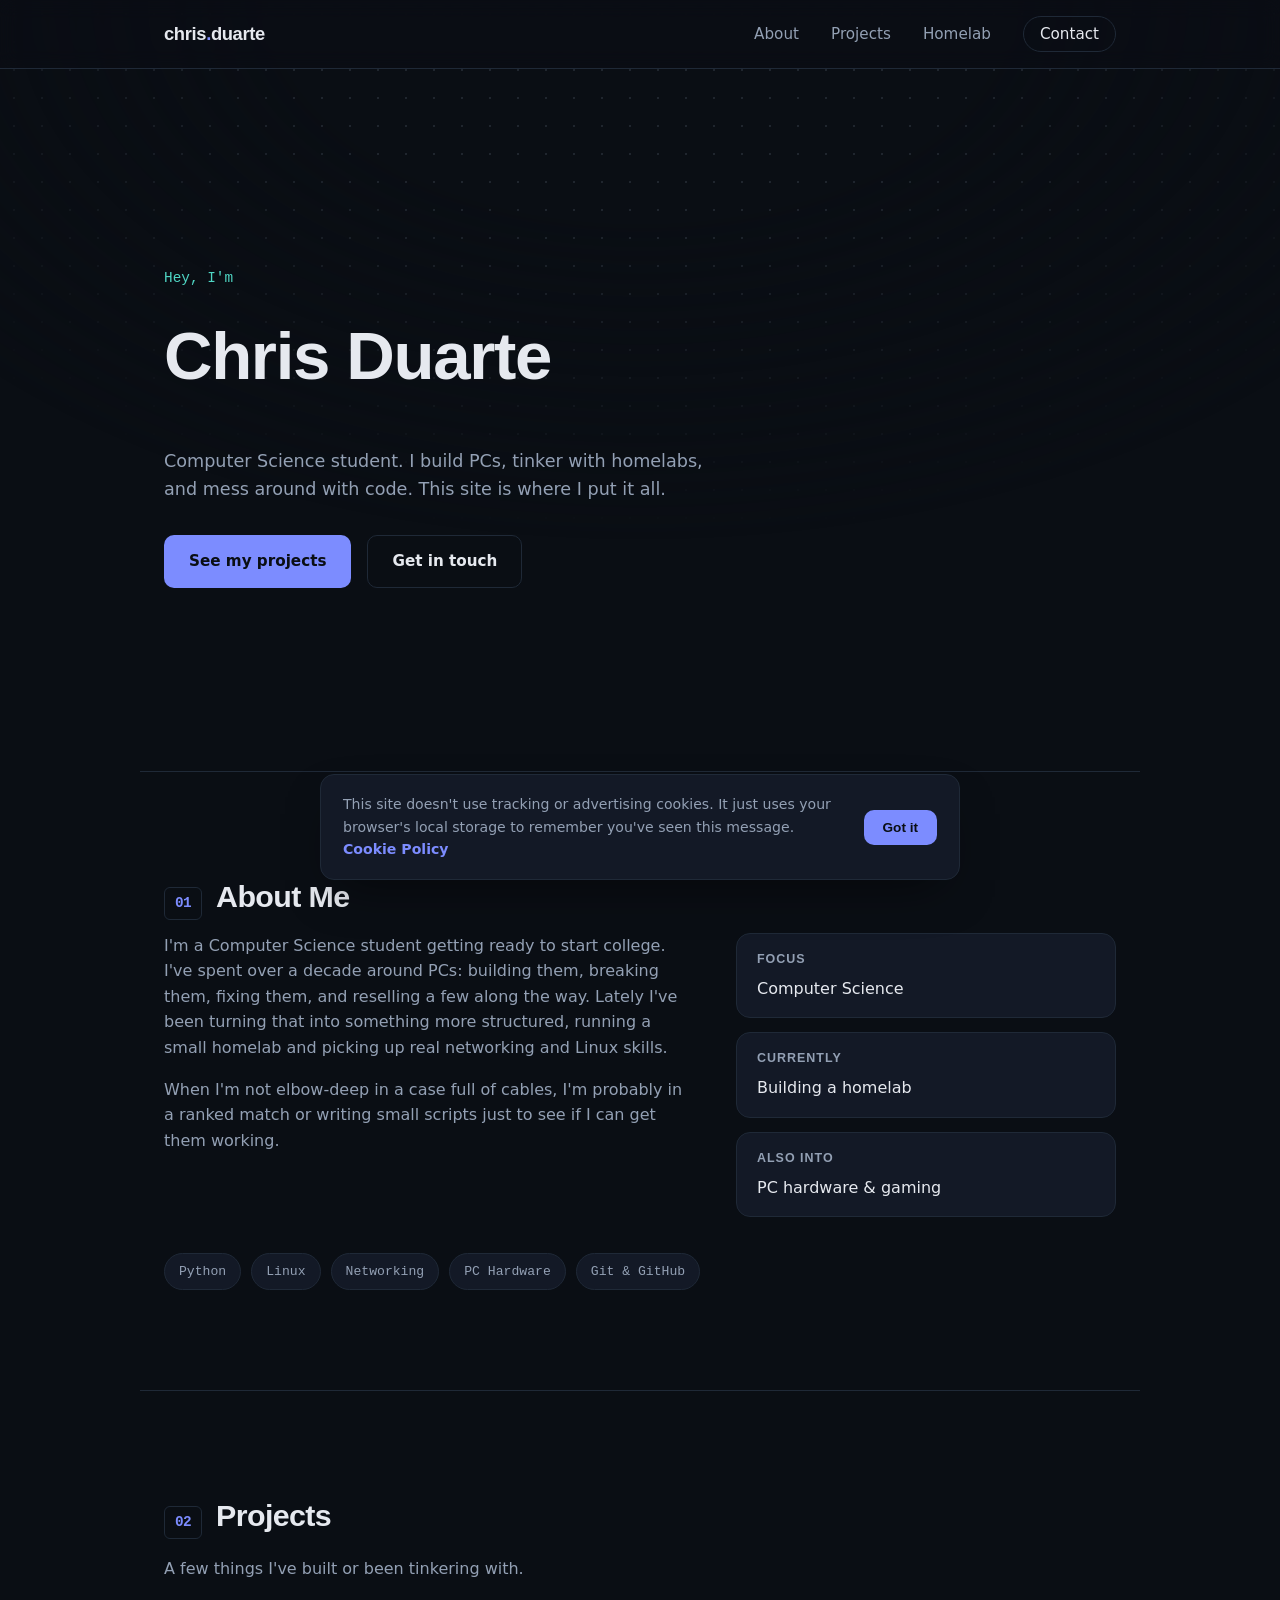
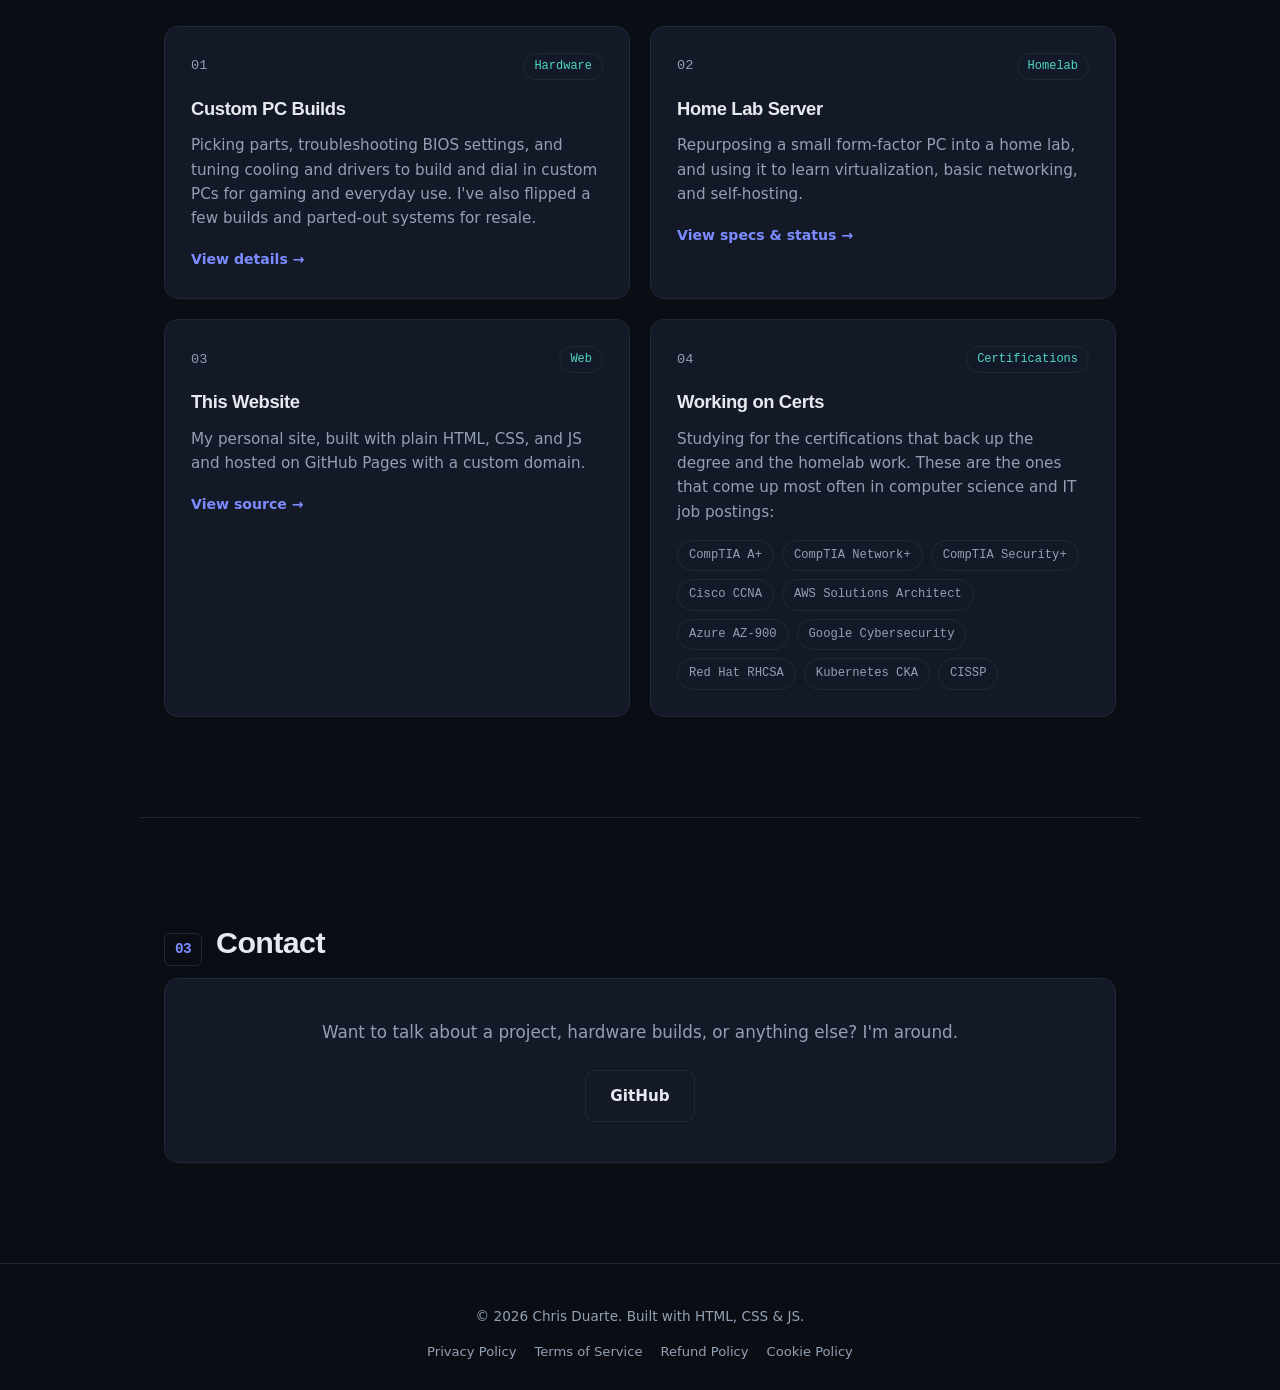
<file: index.html>
<!DOCTYPE html>
<html lang="en">
<head>
<meta charset="UTF-8">
<meta name="viewport" content="width=device-width, initial-scale=1.0">
<title>Chris Duarte</title>
<meta name="description" content="Chris Duarte — Computer Science student, PC builder, and tinkerer.">
<meta name="referrer" content="strict-origin-when-cross-origin">
<meta http-equiv="Content-Security-Policy" content="default-src 'self'; style-src 'self' https://fonts.googleapis.com; font-src https://fonts.gstatic.com; img-src 'self' data:; script-src 'self'; connect-src 'self'; base-uri 'self'; form-action 'none'; object-src 'none'">
<link rel="canonical" href="https://chris-duarte.com/">
<link rel="icon" type="image/svg+xml" href="favicon.svg">
<meta name="theme-color" content="#0a0e14">
<meta property="og:type" content="website">
<meta property="og:title" content="Chris Duarte">
<meta property="og:description" content="Computer Science student, PC builder, and tinkerer.">
<meta property="og:url" content="https://chris-duarte.com/">
<meta name="twitter:card" content="summary">
<meta name="twitter:title" content="Chris Duarte">
<meta name="twitter:description" content="Computer Science student, PC builder, and tinkerer.">
<link rel="preconnect" href="https://fonts.googleapis.com">
<link rel="preconnect" href="https://fonts.gstatic.com" crossorigin>
<link href="https://fonts.googleapis.com/css2?family=Space+Grotesk:wght@500;600;700&family=Inter:wght@400;500;600&family=JetBrains+Mono:wght@400;500&display=swap" rel="stylesheet">
<link rel="stylesheet" href="style.css">
</head>
<body>

<div class="bg-glow"></div>

<a href="#main-content" class="skip-link">Skip to content</a>

<header class="site-header">
  <nav class="nav container">
    <a href="#top" class="logo">chris<span class="accent">.</span>duarte</a>
    <button class="nav-toggle" id="navToggle" aria-label="Toggle menu" aria-expanded="false">
      <span></span><span></span><span></span>
    </button>
    <ul class="nav-links" id="navLinks">
      <li><a href="#about">About</a></li>
      <li><a href="#projects">Projects</a></li>
      <li><a href="homelab.html">Homelab</a></li>
      <li><a href="#contact" class="nav-cta">Contact</a></li>
    </ul>
  </nav>
</header>

<main id="main-content">

  <section id="top" class="hero container">
    <p class="eyebrow">Hey, I'm</p>
    <h1>Chris Duarte</h1>
    <p class="hero-sub">
      Computer Science student. I build PCs, tinker with homelabs, and
      mess around with code. This site is where I put it all.
    </p>
    <div class="hero-actions">
      <a href="#projects" class="btn btn-primary">See my projects</a>
      <a href="#contact" class="btn btn-ghost">Get in touch</a>
    </div>
  </section>

  <section id="about" class="section container">
    <h2 class="section-title"><span class="tag">01</span> About Me</h2>
    <div class="about-grid">
      <div class="about-text">
        <p>
          <!-- EDIT ME: swap in your own bio -->
          I'm a Computer Science student getting ready to start college.
          I've spent over a decade around PCs: building them, breaking them,
          fixing them, and reselling a few along the way. Lately I've been
          turning that into something more structured, running a small
          homelab and picking up real networking and Linux skills.
        </p>
        <p>
          When I'm not elbow-deep in a case full of cables, I'm probably in a
          ranked match or writing small scripts just to see if I can get them
          working.
        </p>
      </div>
      <div class="about-facts">
        <div class="fact-card">
          <h3>Focus</h3>
          <p>Computer Science</p>
        </div>
        <div class="fact-card">
          <h3>Currently</h3>
          <p>Building a homelab</p>
        </div>
        <div class="fact-card">
          <h3>Also into</h3>
          <p>PC hardware &amp; gaming</p>
        </div>
      </div>
    </div>

    <div class="skills">
      <span class="chip">Python</span>
      <span class="chip">Linux</span>
      <span class="chip">Networking</span>
      <span class="chip">PC Hardware</span>
      <span class="chip">Git &amp; GitHub</span>
      <!-- EDIT ME: add / remove skills -->
    </div>
  </section>

  <section id="projects" class="section container">
    <h2 class="section-title"><span class="tag">02</span> Projects</h2>
    <p class="section-sub">A few things I've built or been tinkering with. <!-- EDIT ME --></p>

    <div class="projects-grid">

      <article class="card">
        <div class="card-top">
          <span class="card-mark">01</span>
          <span class="card-tag">Hardware</span>
        </div>
        <h3>Custom PC Builds</h3>
        <p>
          Picking parts, troubleshooting BIOS settings, and tuning cooling
          and drivers to build and dial in custom PCs for gaming and
          everyday use. I've also flipped a few builds and parted-out
          systems for resale.
        </p>
        <div class="card-links">
          <a href="#" class="card-link">View details &rarr;</a>
        </div>
      </article>

      <article class="card">
        <div class="card-top">
          <span class="card-mark">02</span>
          <span class="card-tag">Homelab</span>
        </div>
        <h3>Home Lab Server</h3>
        <p>
          Repurposing a small form-factor PC into a home lab, and using it
          to learn virtualization, basic networking, and self-hosting.
        </p>
        <div class="card-links">
          <a href="homelab.html" class="card-link">View specs &amp; status &rarr;</a>
        </div>
      </article>

      <article class="card">
        <div class="card-top">
          <span class="card-mark">03</span>
          <span class="card-tag">Web</span>
        </div>
        <h3>This Website</h3>
        <p>
          My personal site, built with plain HTML, CSS, and JS and hosted
          on GitHub Pages with a custom domain.
        </p>
        <div class="card-links">
          <a href="https://github.com/xoorki/chris-duarte-site" target="_blank" rel="noopener noreferrer" class="card-link">View source &rarr;</a>
        </div>
      </article>

      <article class="card">
        <div class="card-top">
          <span class="card-mark">04</span>
          <span class="card-tag">Certifications</span>
        </div>
        <h3>Working on Certs</h3>
        <p>
          Studying for the certifications that back up the degree and the
          homelab work. These are the ones that come up most often in
          computer science and IT job postings:
        </p>
        <div class="cert-chips">
          <span class="chip">CompTIA A+</span>
          <span class="chip">CompTIA Network+</span>
          <span class="chip">CompTIA Security+</span>
          <span class="chip">Cisco CCNA</span>
          <span class="chip">AWS Solutions Architect</span>
          <span class="chip">Azure AZ-900</span>
          <span class="chip">Google Cybersecurity</span>
          <span class="chip">Red Hat RHCSA</span>
          <span class="chip">Kubernetes CKA</span>
          <span class="chip">CISSP</span>
        </div>
        <!-- EDIT ME: trim this to the certs you're actually going for -->
      </article>

      <!-- EDIT ME: duplicate an <article class="card"> block above to add more projects -->

    </div>
  </section>

  <section id="contact" class="section container">
    <h2 class="section-title"><span class="tag">03</span> Contact</h2>
    <div class="contact-box">
      <p>Want to talk about a project, hardware builds, or anything else? I'm around.</p>
      <div class="contact-links">
        <a href="https://github.com/xoorki" target="_blank" rel="noopener noreferrer" class="btn btn-ghost">GitHub</a>
      </div>
    </div>
  </section>

</main>

<footer class="site-footer">
  <div class="container footer-inner">
    <p>&copy; <span id="year"></span> Chris Duarte. Built with HTML, CSS &amp; JS.</p>
    <nav class="footer-links" aria-label="Legal">
      <a href="privacy.html">Privacy Policy</a>
      <a href="terms.html">Terms of Service</a>
      <a href="refund.html">Refund Policy</a>
      <a href="cookies.html">Cookie Policy</a>
    </nav>
  </div>
</footer>

<div class="cookie-banner" id="cookieBanner" role="dialog" aria-label="Cookie notice" hidden>
  <p>
    This site doesn't use tracking or advertising cookies. It just uses your
    browser's local storage to remember you've seen this message.
    <a href="cookies.html">Cookie Policy</a>
  </p>
  <button id="cookieAccept" class="btn btn-primary btn-small">Got it</button>
</div>

<script src="script.js"></script>
</body>
</html>
</file>
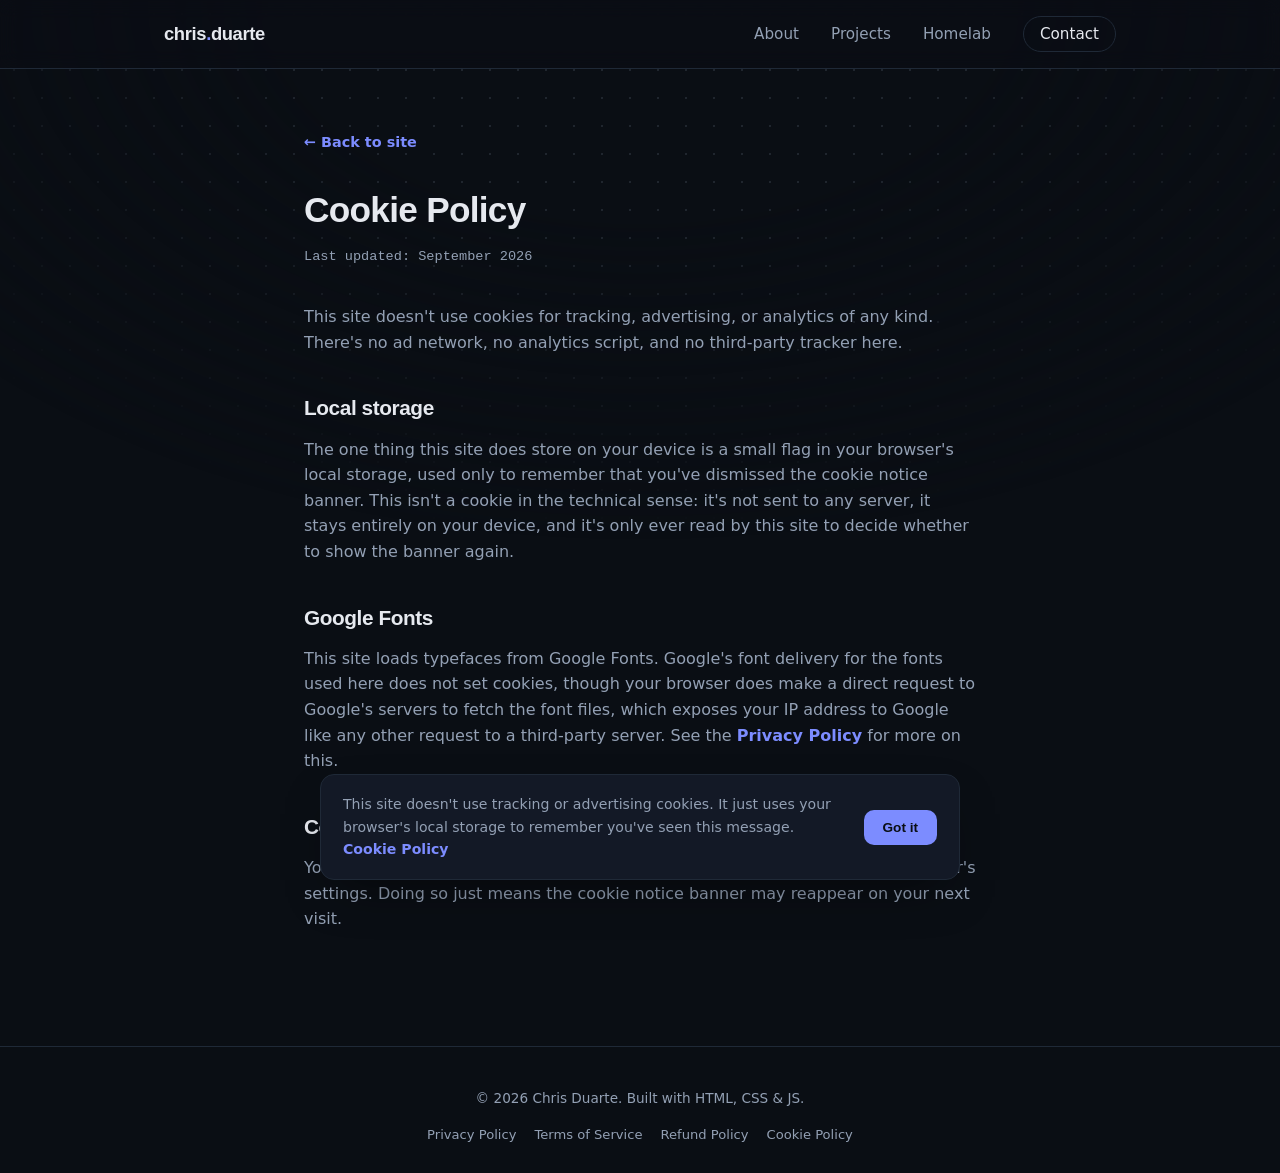
<file: cookies.html>
<!DOCTYPE html>
<html lang="en">
<head>
<meta charset="UTF-8">
<meta name="viewport" content="width=device-width, initial-scale=1.0">
<title>Cookie Policy — Chris Duarte</title>
<meta name="description" content="Cookie policy for chris-duarte.com">
<meta name="referrer" content="strict-origin-when-cross-origin">
<meta http-equiv="Content-Security-Policy" content="default-src 'self'; style-src 'self' https://fonts.googleapis.com; font-src https://fonts.gstatic.com; img-src 'self' data:; script-src 'self'; connect-src 'self'; base-uri 'self'; form-action 'none'; object-src 'none'">
<link rel="canonical" href="https://chris-duarte.com/cookies.html">
<link rel="icon" type="image/svg+xml" href="favicon.svg">
<meta name="theme-color" content="#0a0e14">
<link rel="preconnect" href="https://fonts.googleapis.com">
<link rel="preconnect" href="https://fonts.gstatic.com" crossorigin>
<link href="https://fonts.googleapis.com/css2?family=Space+Grotesk:wght@500;600;700&family=Inter:wght@400;500;600&family=JetBrains+Mono:wght@400;500&display=swap" rel="stylesheet">
<link rel="stylesheet" href="style.css">
</head>
<body>

<div class="bg-glow"></div>

<a href="#main-content" class="skip-link">Skip to content</a>

<header class="site-header">
  <nav class="nav container">
    <a href="index.html" class="logo">chris<span class="accent">.</span>duarte</a>
    <button class="nav-toggle" id="navToggle" aria-label="Toggle menu" aria-expanded="false">
      <span></span><span></span><span></span>
    </button>
    <ul class="nav-links" id="navLinks">
      <li><a href="index.html#about">About</a></li>
      <li><a href="index.html#projects">Projects</a></li>
      <li><a href="homelab.html">Homelab</a></li>
      <li><a href="index.html#contact" class="nav-cta">Contact</a></li>
    </ul>
  </nav>
</header>

<main id="main-content">
  <div class="legal-content">
    <a href="index.html" class="back-link">&larr; Back to site</a>
    <h1>Cookie Policy</h1>
    <p class="updated"><!-- EDIT ME: keep this current --> Last updated: September 2026</p>

    <p>
      This site doesn't use cookies for tracking, advertising, or analytics of any kind.
      There's no ad network, no analytics script, and no third-party tracker here.
    </p>

    <h2>Local storage</h2>
    <p>
      The one thing this site does store on your device is a small flag in your
      browser's local storage, used only to remember that you've dismissed the cookie
      notice banner. This isn't a cookie in the technical sense: it's not sent to
      any server, it stays entirely on your device, and it's only ever read by this site
      to decide whether to show the banner again.
    </p>

    <h2>Google Fonts</h2>
    <p>
      This site loads typefaces from Google Fonts. Google's font delivery for the fonts
      used here does not set cookies, though your browser does make a direct request to
      Google's servers to fetch the font files, which exposes your IP address to Google
      like any other request to a third-party server. See the
      <a href="privacy.html">Privacy Policy</a> for more on this.
    </p>

    <h2>Controlling storage</h2>
    <p>
      You can clear or block local storage and cookies at any time through your browser's
      settings. Doing so just means the cookie notice banner may reappear on your next visit.
    </p>
  </div>
</main>

<footer class="site-footer">
  <div class="container footer-inner">
    <p>&copy; <span id="year"></span> Chris Duarte. Built with HTML, CSS &amp; JS.</p>
    <nav class="footer-links" aria-label="Legal">
      <a href="privacy.html">Privacy Policy</a>
      <a href="terms.html">Terms of Service</a>
      <a href="refund.html">Refund Policy</a>
      <a href="cookies.html">Cookie Policy</a>
    </nav>
  </div>
</footer>

<div class="cookie-banner" id="cookieBanner" role="dialog" aria-label="Cookie notice" hidden>
  <p>
    This site doesn't use tracking or advertising cookies. It just uses your
    browser's local storage to remember you've seen this message.
    <a href="cookies.html">Cookie Policy</a>
  </p>
  <button id="cookieAccept" class="btn btn-primary btn-small">Got it</button>
</div>

<script src="script.js"></script>
</body>
</html>
</file>
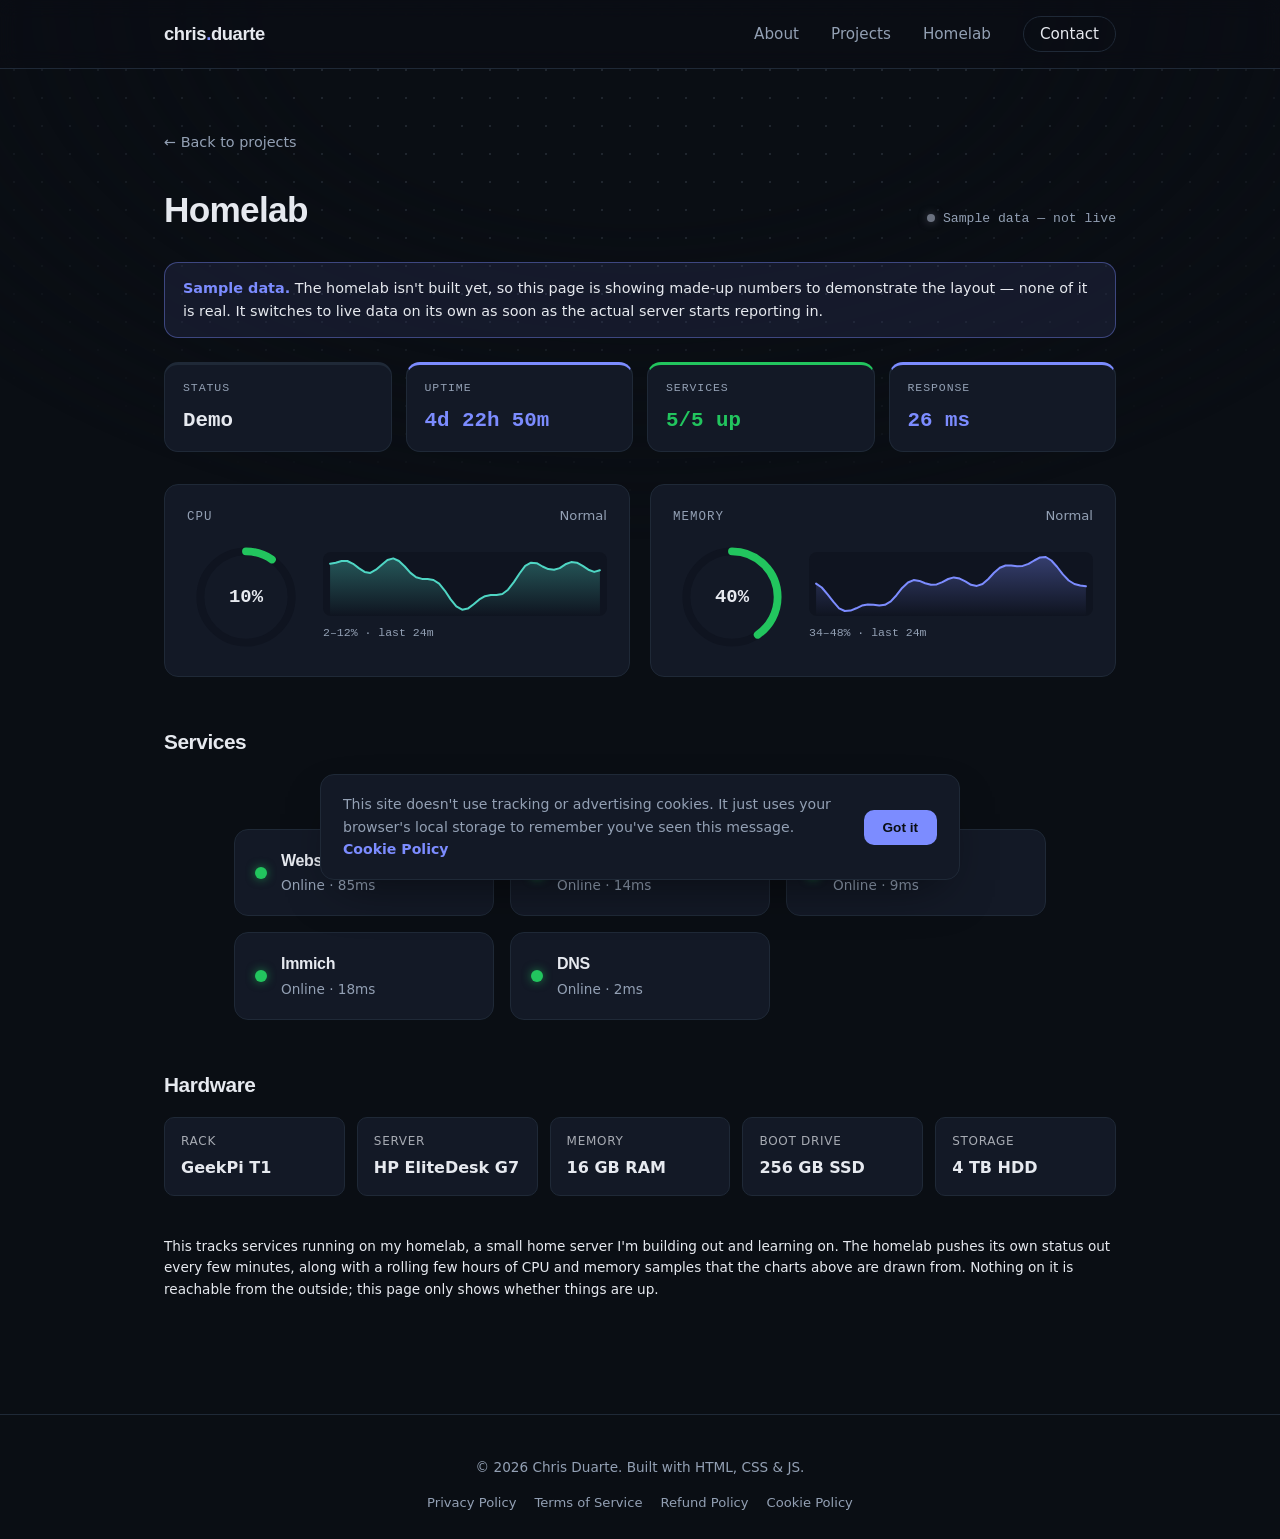
<file: homelab.html>
<!DOCTYPE html>
<html lang="en">
<head>
<meta charset="UTF-8">
<meta name="viewport" content="width=device-width, initial-scale=1.0">
<title>Homelab Status — Chris Duarte</title>
<meta name="description" content="Live status dashboard for Chris Duarte's homelab.">
<meta name="referrer" content="strict-origin-when-cross-origin">
<meta http-equiv="Content-Security-Policy" content="default-src 'self'; style-src 'self' https://fonts.googleapis.com; font-src https://fonts.gstatic.com; img-src 'self' data:; script-src 'self'; connect-src 'self' https://raw.githubusercontent.com; base-uri 'self'; form-action 'none'; object-src 'none'">
<link rel="canonical" href="https://chris-duarte.com/homelab.html">
<link rel="icon" type="image/svg+xml" href="favicon.svg">
<meta name="theme-color" content="#0a0e14">
<link rel="preconnect" href="https://fonts.googleapis.com">
<link rel="preconnect" href="https://fonts.gstatic.com" crossorigin>
<link href="https://fonts.googleapis.com/css2?family=Space+Grotesk:wght@500;600;700&family=Inter:wght@400;500;600&family=JetBrains+Mono:wght@400;500&display=swap" rel="stylesheet">
<link rel="stylesheet" href="style.css">
</head>
<body>

<div class="bg-glow"></div>

<a href="#main-content" class="skip-link">Skip to content</a>

<header class="site-header">
  <nav class="nav container">
    <a href="index.html" class="logo">chris<span class="accent">.</span>duarte</a>
    <button class="nav-toggle" id="navToggle" aria-label="Toggle menu" aria-expanded="false">
      <span></span><span></span><span></span>
    </button>
    <ul class="nav-links" id="navLinks">
      <li><a href="index.html#about">About</a></li>
      <li><a href="index.html#projects">Projects</a></li>
      <li><a href="homelab.html">Homelab</a></li>
      <li><a href="index.html#contact" class="nav-cta">Contact</a></li>
    </ul>
  </nav>
</header>

<main id="main-content">
  <div class="dashboard">
    <a href="index.html#projects" class="back-link">&larr; Back to projects</a>

    <div class="dashboard-head">
      <h1>Homelab</h1>
      <span class="live-indicator">
        <span class="live-dot" id="liveDot"></span>
        <span id="statusUpdated">Loading status&hellip;</span>
      </span>
    </div>

    <div class="demo-notice" id="demoNotice" role="status" hidden>
      <strong>Sample data.</strong> The homelab isn't built yet, so this page
      is showing made-up numbers to demonstrate the layout &mdash; none of it
      is real. It switches to live data on its own as soon as the actual
      server starts reporting in.
    </div>

    <div class="stale-notice" id="staleNotice" role="status" hidden>
      This data hasn't updated recently. The homelab may be offline, or
      just isn't reporting in right now, so statuses below are shown as
      unknown until it checks back in.
    </div>

    <div class="stat-strip" aria-live="polite">
      <div class="stat-tile" id="tileStatus">
        <span class="stat-tile-label">Status</span>
        <span class="stat-tile-value" id="tileStatusValue">&mdash;</span>
      </div>
      <div class="stat-tile" id="tileUptime">
        <span class="stat-tile-label">Uptime</span>
        <span class="stat-tile-value" id="tileUptimeValue">&mdash;</span>
      </div>
      <div class="stat-tile" id="tileServices">
        <span class="stat-tile-label">Services</span>
        <span class="stat-tile-value" id="tileServicesValue">&mdash;</span>
      </div>
      <div class="stat-tile" id="tileLatency">
        <span class="stat-tile-label">Response</span>
        <span class="stat-tile-value" id="tileLatencyValue">&mdash;</span>
      </div>
    </div>

    <div class="metric-grid">
      <div class="metric-panel">
        <div class="metric-head">
          <span class="metric-label">CPU</span>
          <span class="metric-state" id="cpuState">&mdash;</span>
        </div>
        <div class="metric-body">
          <svg viewBox="0 0 150 150" class="gauge-svg" role="img" aria-labelledby="cpuGaugeTitle">
            <title id="cpuGaugeTitle">Current CPU usage</title>
            <circle class="gauge-track" cx="75" cy="75" r="58"></circle>
            <circle class="gauge-arc" id="cpuArc" cx="75" cy="75" r="58" transform="rotate(-90 75 75)"></circle>
            <text class="gauge-value" id="cpuValue" x="75" y="82" text-anchor="middle">&mdash;</text>
          </svg>
          <div class="trend">
            <svg viewBox="0 0 200 64" class="trend-svg" preserveAspectRatio="none" aria-hidden="true">
              <defs>
                <linearGradient id="cpuGrad" x1="0" y1="0" x2="0" y2="1">
                  <stop offset="0%" stop-color="#4fd6c4" stop-opacity="0.35"></stop>
                  <stop offset="100%" stop-color="#4fd6c4" stop-opacity="0"></stop>
                </linearGradient>
              </defs>
              <path class="trend-area" id="cpuArea" d="" fill="url(#cpuGrad)"></path>
              <path class="trend-line" id="cpuLine" d="" vector-effect="non-scaling-stroke"></path>
            </svg>
            <p class="trend-caption" id="cpuCaption">No history yet</p>
          </div>
        </div>
      </div>

      <div class="metric-panel">
        <div class="metric-head">
          <span class="metric-label">Memory</span>
          <span class="metric-state" id="memState">&mdash;</span>
        </div>
        <div class="metric-body">
          <svg viewBox="0 0 150 150" class="gauge-svg" role="img" aria-labelledby="memGaugeTitle">
            <title id="memGaugeTitle">Current memory usage</title>
            <circle class="gauge-track" cx="75" cy="75" r="58"></circle>
            <circle class="gauge-arc" id="memArc" cx="75" cy="75" r="58" transform="rotate(-90 75 75)"></circle>
            <text class="gauge-value" id="memValue" x="75" y="82" text-anchor="middle">&mdash;</text>
          </svg>
          <div class="trend">
            <svg viewBox="0 0 200 64" class="trend-svg" preserveAspectRatio="none" aria-hidden="true">
              <defs>
                <linearGradient id="memGrad" x1="0" y1="0" x2="0" y2="1">
                  <stop offset="0%" stop-color="#7c8cff" stop-opacity="0.35"></stop>
                  <stop offset="100%" stop-color="#7c8cff" stop-opacity="0"></stop>
                </linearGradient>
              </defs>
              <path class="trend-area" id="memArea" d="" fill="url(#memGrad)"></path>
              <path class="trend-line" id="memLine" d="" vector-effect="non-scaling-stroke"></path>
            </svg>
            <p class="trend-caption" id="memCaption">No history yet</p>
          </div>
        </div>
      </div>
    </div>

    <h2 class="dashboard-subhead">Services</h2>
    <div class="pill-row" id="pillRow"></div>
    <div class="status-grid" id="statusGrid"></div>

    <h2 class="dashboard-subhead">Hardware</h2>
    <dl class="spec-list">
      <div><dt>Rack</dt><dd>GeekPi T1</dd></div>
      <div><dt>Server</dt><dd>HP EliteDesk G7</dd></div>
      <div><dt>Memory</dt><dd>16 GB RAM</dd></div>
      <div><dt>Boot drive</dt><dd>256 GB SSD</dd></div>
      <div><dt>Storage</dt><dd>4 TB HDD</dd></div>
    </dl>

    <p class="homelab-note">
      This tracks services running on my homelab, a small home server I'm
      building out and learning on. The homelab pushes its own status out
      every few minutes, along with a rolling few hours of CPU and memory
      samples that the charts above are drawn from. Nothing on it is
      reachable from the outside; this page only shows whether things are up.
    </p>
  </div>
</main>

<footer class="site-footer">
  <div class="container footer-inner">
    <p>&copy; <span id="year"></span> Chris Duarte. Built with HTML, CSS &amp; JS.</p>
    <nav class="footer-links" aria-label="Legal">
      <a href="privacy.html">Privacy Policy</a>
      <a href="terms.html">Terms of Service</a>
      <a href="refund.html">Refund Policy</a>
      <a href="cookies.html">Cookie Policy</a>
    </nav>
  </div>
</footer>

<div class="cookie-banner" id="cookieBanner" role="dialog" aria-label="Cookie notice" hidden>
  <p>
    This site doesn't use tracking or advertising cookies. It just uses your
    browser's local storage to remember you've seen this message.
    <a href="cookies.html">Cookie Policy</a>
  </p>
  <button id="cookieAccept" class="btn btn-primary btn-small">Got it</button>
</div>

<script src="script.js"></script>
<script src="homelab.js"></script>
</body>
</html>
</file>
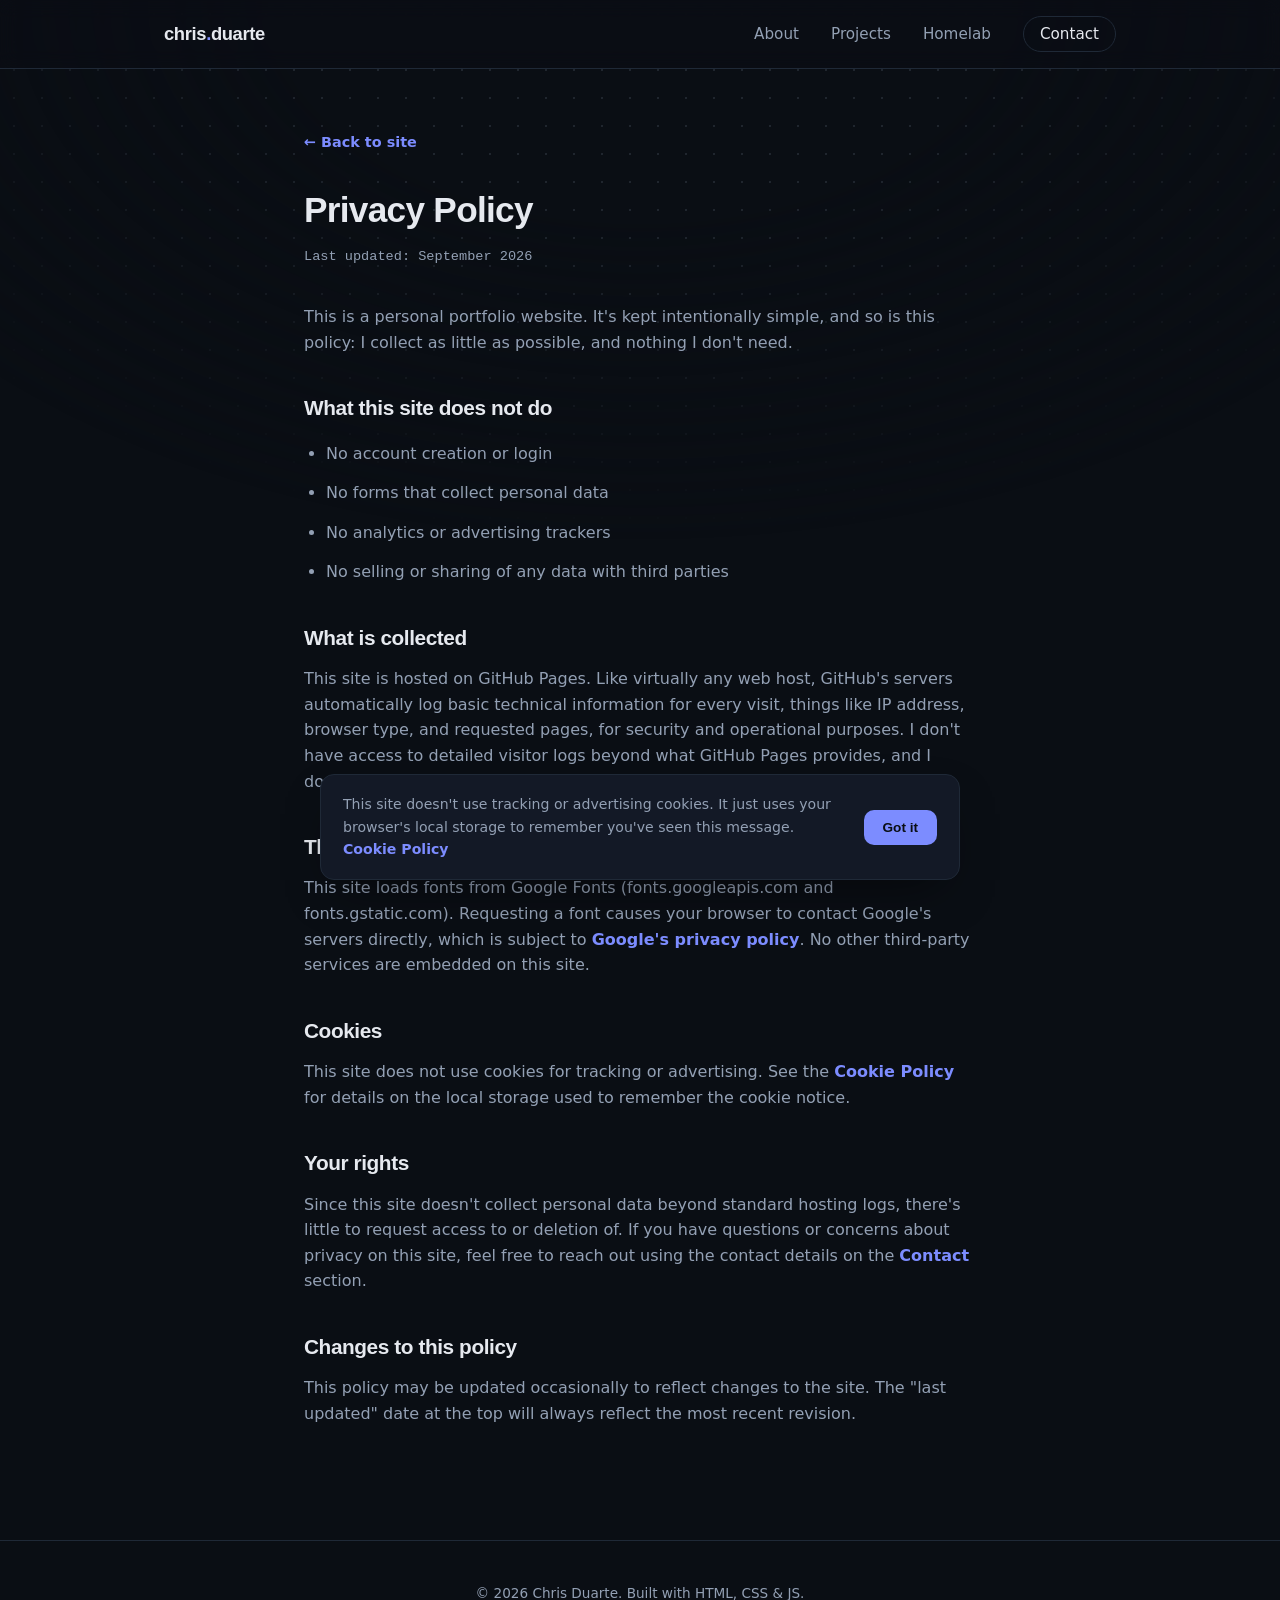
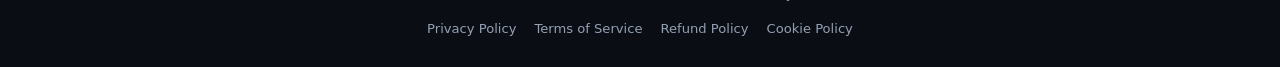
<file: privacy.html>
<!DOCTYPE html>
<html lang="en">
<head>
<meta charset="UTF-8">
<meta name="viewport" content="width=device-width, initial-scale=1.0">
<title>Privacy Policy — Chris Duarte</title>
<meta name="description" content="Privacy policy for chris-duarte.com">
<meta name="referrer" content="strict-origin-when-cross-origin">
<meta http-equiv="Content-Security-Policy" content="default-src 'self'; style-src 'self' https://fonts.googleapis.com; font-src https://fonts.gstatic.com; img-src 'self' data:; script-src 'self'; connect-src 'self'; base-uri 'self'; form-action 'none'; object-src 'none'">
<link rel="canonical" href="https://chris-duarte.com/privacy.html">
<link rel="icon" type="image/svg+xml" href="favicon.svg">
<meta name="theme-color" content="#0a0e14">
<link rel="preconnect" href="https://fonts.googleapis.com">
<link rel="preconnect" href="https://fonts.gstatic.com" crossorigin>
<link href="https://fonts.googleapis.com/css2?family=Space+Grotesk:wght@500;600;700&family=Inter:wght@400;500;600&family=JetBrains+Mono:wght@400;500&display=swap" rel="stylesheet">
<link rel="stylesheet" href="style.css">
</head>
<body>

<div class="bg-glow"></div>

<a href="#main-content" class="skip-link">Skip to content</a>

<header class="site-header">
  <nav class="nav container">
    <a href="index.html" class="logo">chris<span class="accent">.</span>duarte</a>
    <button class="nav-toggle" id="navToggle" aria-label="Toggle menu" aria-expanded="false">
      <span></span><span></span><span></span>
    </button>
    <ul class="nav-links" id="navLinks">
      <li><a href="index.html#about">About</a></li>
      <li><a href="index.html#projects">Projects</a></li>
      <li><a href="homelab.html">Homelab</a></li>
      <li><a href="index.html#contact" class="nav-cta">Contact</a></li>
    </ul>
  </nav>
</header>

<main id="main-content">
  <div class="legal-content">
    <a href="index.html" class="back-link">&larr; Back to site</a>
    <h1>Privacy Policy</h1>
    <p class="updated"><!-- EDIT ME: keep this current --> Last updated: September 2026</p>

    <p>
      This is a personal portfolio website. It's kept intentionally simple, and so is
      this policy: I collect as little as possible, and nothing I don't need.
    </p>

    <h2>What this site does not do</h2>
    <ul>
      <li>No account creation or login</li>
      <li>No forms that collect personal data</li>
      <li>No analytics or advertising trackers</li>
      <li>No selling or sharing of any data with third parties</li>
    </ul>

    <h2>What is collected</h2>
    <p>
      This site is hosted on GitHub Pages. Like virtually any web host, GitHub's servers
      automatically log basic technical information for every visit, things like
      IP address, browser type, and requested pages, for security and operational
      purposes. I don't have access to detailed visitor logs beyond what GitHub Pages
      provides, and I don't use that information for tracking or profiling.
    </p>

    <h2>Third-party services</h2>
    <p>
      This site loads fonts from Google Fonts (fonts.googleapis.com and fonts.gstatic.com).
      Requesting a font causes your browser to contact Google's servers directly, which is
      subject to <a href="https://policies.google.com/privacy" target="_blank" rel="noopener noreferrer">Google's privacy policy</a>.
      No other third-party services are embedded on this site.
    </p>

    <h2>Cookies</h2>
    <p>
      This site does not use cookies for tracking or advertising. See the
      <a href="cookies.html">Cookie Policy</a> for details on the local storage used to
      remember the cookie notice.
    </p>

    <h2>Your rights</h2>
    <p>
      Since this site doesn't collect personal data beyond standard hosting logs, there's
      little to request access to or deletion of. If you have questions or concerns about
      privacy on this site, feel free to reach out using the contact details on the
      <a href="index.html#contact">Contact</a> section.
    </p>

    <h2>Changes to this policy</h2>
    <p>
      This policy may be updated occasionally to reflect changes to the site. The "last
      updated" date at the top will always reflect the most recent revision.
    </p>
  </div>
</main>

<footer class="site-footer">
  <div class="container footer-inner">
    <p>&copy; <span id="year"></span> Chris Duarte. Built with HTML, CSS &amp; JS.</p>
    <nav class="footer-links" aria-label="Legal">
      <a href="privacy.html">Privacy Policy</a>
      <a href="terms.html">Terms of Service</a>
      <a href="refund.html">Refund Policy</a>
      <a href="cookies.html">Cookie Policy</a>
    </nav>
  </div>
</footer>

<div class="cookie-banner" id="cookieBanner" role="dialog" aria-label="Cookie notice" hidden>
  <p>
    This site doesn't use tracking or advertising cookies. It just uses your
    browser's local storage to remember you've seen this message.
    <a href="cookies.html">Cookie Policy</a>
  </p>
  <button id="cookieAccept" class="btn btn-primary btn-small">Got it</button>
</div>

<script src="script.js"></script>
</body>
</html>
</file>
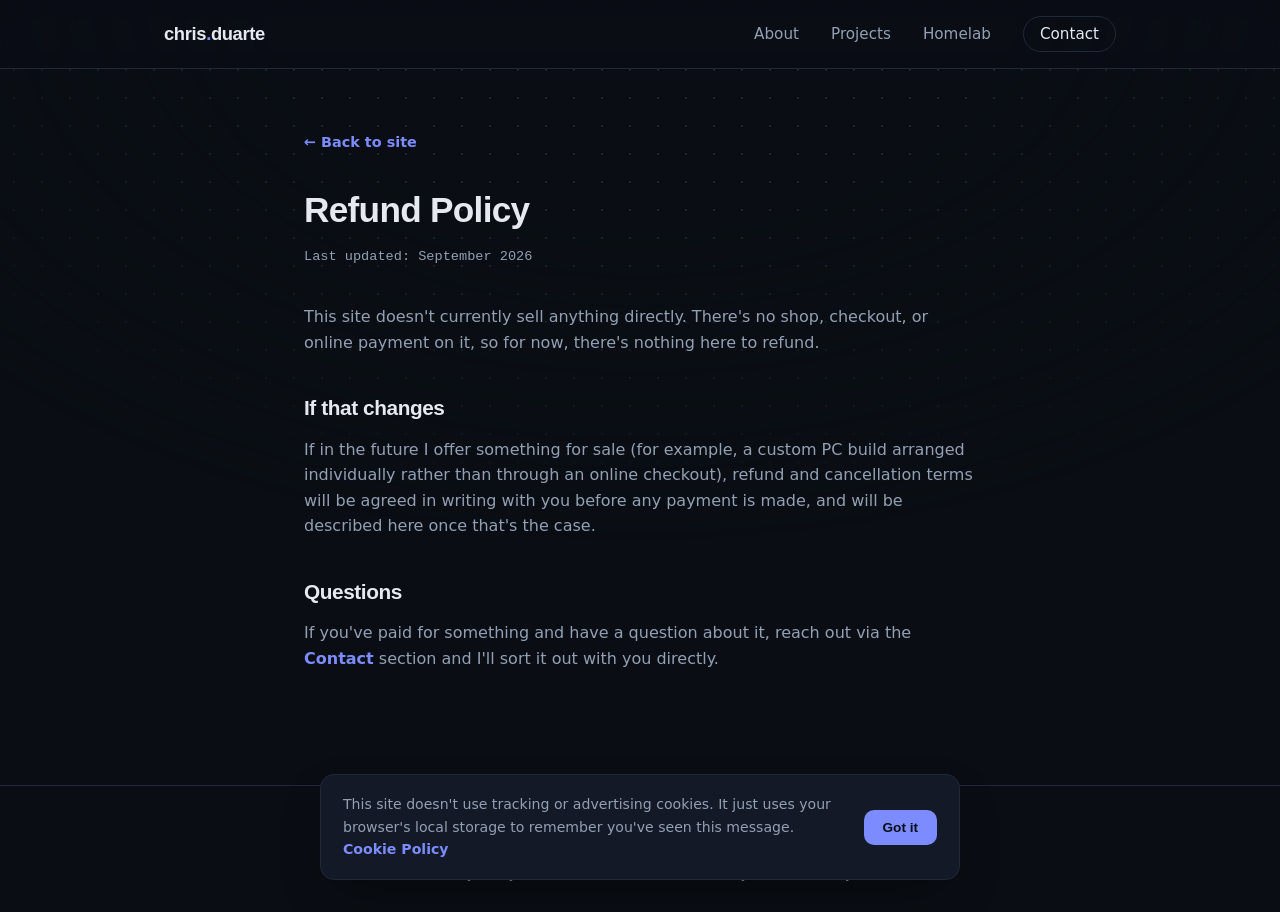
<file: refund.html>
<!DOCTYPE html>
<html lang="en">
<head>
<meta charset="UTF-8">
<meta name="viewport" content="width=device-width, initial-scale=1.0">
<title>Refund Policy — Chris Duarte</title>
<meta name="description" content="Refund policy for chris-duarte.com">
<meta name="referrer" content="strict-origin-when-cross-origin">
<meta http-equiv="Content-Security-Policy" content="default-src 'self'; style-src 'self' https://fonts.googleapis.com; font-src https://fonts.gstatic.com; img-src 'self' data:; script-src 'self'; connect-src 'self'; base-uri 'self'; form-action 'none'; object-src 'none'">
<link rel="canonical" href="https://chris-duarte.com/refund.html">
<link rel="icon" type="image/svg+xml" href="favicon.svg">
<meta name="theme-color" content="#0a0e14">
<link rel="preconnect" href="https://fonts.googleapis.com">
<link rel="preconnect" href="https://fonts.gstatic.com" crossorigin>
<link href="https://fonts.googleapis.com/css2?family=Space+Grotesk:wght@500;600;700&family=Inter:wght@400;500;600&family=JetBrains+Mono:wght@400;500&display=swap" rel="stylesheet">
<link rel="stylesheet" href="style.css">
</head>
<body>

<div class="bg-glow"></div>

<a href="#main-content" class="skip-link">Skip to content</a>

<header class="site-header">
  <nav class="nav container">
    <a href="index.html" class="logo">chris<span class="accent">.</span>duarte</a>
    <button class="nav-toggle" id="navToggle" aria-label="Toggle menu" aria-expanded="false">
      <span></span><span></span><span></span>
    </button>
    <ul class="nav-links" id="navLinks">
      <li><a href="index.html#about">About</a></li>
      <li><a href="index.html#projects">Projects</a></li>
      <li><a href="homelab.html">Homelab</a></li>
      <li><a href="index.html#contact" class="nav-cta">Contact</a></li>
    </ul>
  </nav>
</header>

<main id="main-content">
  <div class="legal-content">
    <a href="index.html" class="back-link">&larr; Back to site</a>
    <h1>Refund Policy</h1>
    <p class="updated"><!-- EDIT ME: keep this current --> Last updated: September 2026</p>

    <p>
      This site doesn't currently sell anything directly. There's no shop,
      checkout, or online payment on it, so for now, there's nothing here to refund.
    </p>

    <h2>If that changes</h2>
    <p>
      <!-- EDIT ME: replace this section once/if you actually sell something,
           e.g. custom PC builds, arranged separately from this site -->
      If in the future I offer something for sale (for example, a custom PC build
      arranged individually rather than through an online checkout), refund and
      cancellation terms will be agreed in writing with you before any payment is
      made, and will be described here once that's the case.
    </p>

    <h2>Questions</h2>
    <p>
      If you've paid for something and have a question about it, reach out via the
      <a href="index.html#contact">Contact</a> section and I'll sort it out with you directly.
    </p>
  </div>
</main>

<footer class="site-footer">
  <div class="container footer-inner">
    <p>&copy; <span id="year"></span> Chris Duarte. Built with HTML, CSS &amp; JS.</p>
    <nav class="footer-links" aria-label="Legal">
      <a href="privacy.html">Privacy Policy</a>
      <a href="terms.html">Terms of Service</a>
      <a href="refund.html">Refund Policy</a>
      <a href="cookies.html">Cookie Policy</a>
    </nav>
  </div>
</footer>

<div class="cookie-banner" id="cookieBanner" role="dialog" aria-label="Cookie notice" hidden>
  <p>
    This site doesn't use tracking or advertising cookies. It just uses your
    browser's local storage to remember you've seen this message.
    <a href="cookies.html">Cookie Policy</a>
  </p>
  <button id="cookieAccept" class="btn btn-primary btn-small">Got it</button>
</div>

<script src="script.js"></script>
</body>
</html>
</file>
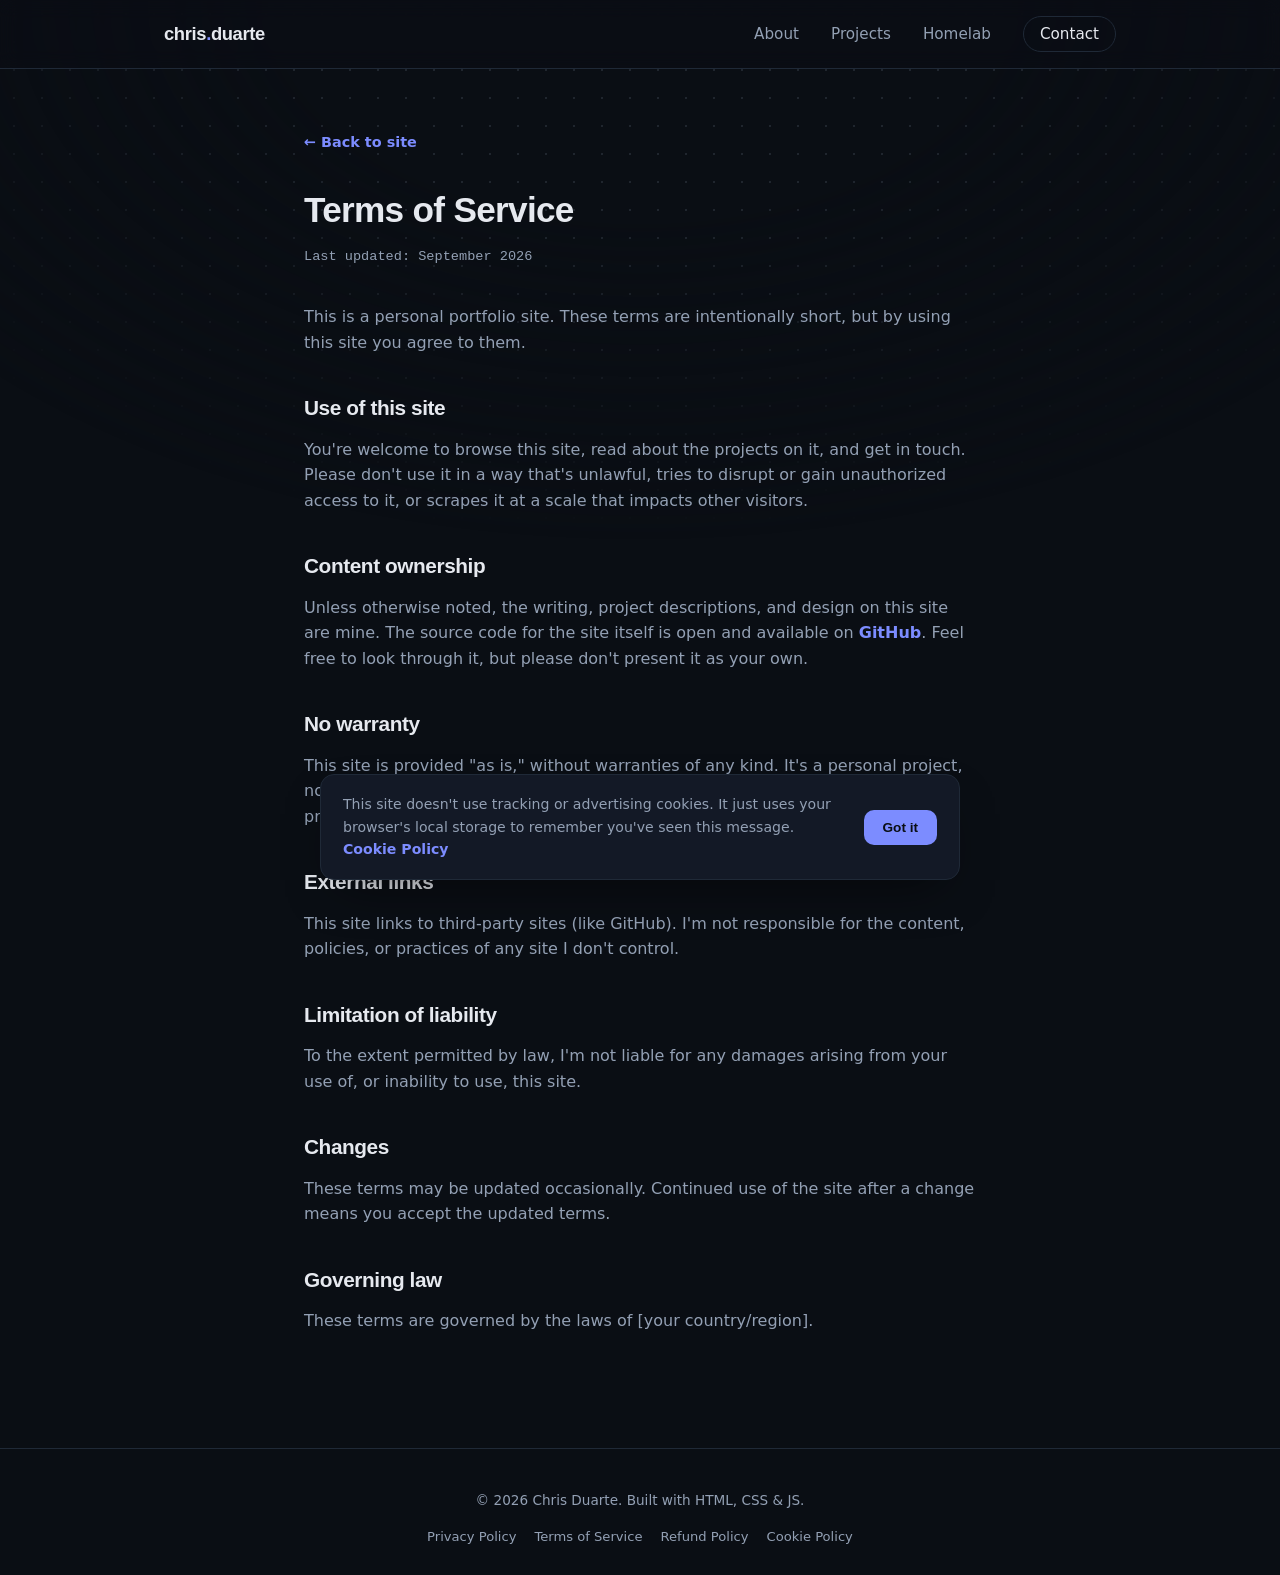
<file: terms.html>
<!DOCTYPE html>
<html lang="en">
<head>
<meta charset="UTF-8">
<meta name="viewport" content="width=device-width, initial-scale=1.0">
<title>Terms of Service — Chris Duarte</title>
<meta name="description" content="Terms of service for chris-duarte.com">
<meta name="referrer" content="strict-origin-when-cross-origin">
<meta http-equiv="Content-Security-Policy" content="default-src 'self'; style-src 'self' https://fonts.googleapis.com; font-src https://fonts.gstatic.com; img-src 'self' data:; script-src 'self'; connect-src 'self'; base-uri 'self'; form-action 'none'; object-src 'none'">
<link rel="canonical" href="https://chris-duarte.com/terms.html">
<link rel="icon" type="image/svg+xml" href="favicon.svg">
<meta name="theme-color" content="#0a0e14">
<link rel="preconnect" href="https://fonts.googleapis.com">
<link rel="preconnect" href="https://fonts.gstatic.com" crossorigin>
<link href="https://fonts.googleapis.com/css2?family=Space+Grotesk:wght@500;600;700&family=Inter:wght@400;500;600&family=JetBrains+Mono:wght@400;500&display=swap" rel="stylesheet">
<link rel="stylesheet" href="style.css">
</head>
<body>

<div class="bg-glow"></div>

<a href="#main-content" class="skip-link">Skip to content</a>

<header class="site-header">
  <nav class="nav container">
    <a href="index.html" class="logo">chris<span class="accent">.</span>duarte</a>
    <button class="nav-toggle" id="navToggle" aria-label="Toggle menu" aria-expanded="false">
      <span></span><span></span><span></span>
    </button>
    <ul class="nav-links" id="navLinks">
      <li><a href="index.html#about">About</a></li>
      <li><a href="index.html#projects">Projects</a></li>
      <li><a href="homelab.html">Homelab</a></li>
      <li><a href="index.html#contact" class="nav-cta">Contact</a></li>
    </ul>
  </nav>
</header>

<main id="main-content">
  <div class="legal-content">
    <a href="index.html" class="back-link">&larr; Back to site</a>
    <h1>Terms of Service</h1>
    <p class="updated"><!-- EDIT ME: keep this current --> Last updated: September 2026</p>

    <p>
      This is a personal portfolio site. These terms are intentionally short, but by
      using this site you agree to them.
    </p>

    <h2>Use of this site</h2>
    <p>
      You're welcome to browse this site, read about the projects on it, and get in touch.
      Please don't use it in a way that's unlawful, tries to disrupt or gain unauthorized
      access to it, or scrapes it at a scale that impacts other visitors.
    </p>

    <h2>Content ownership</h2>
    <p>
      Unless otherwise noted, the writing, project descriptions, and design on this site
      are mine. The source code for the site itself is open and available on
      <a href="https://github.com/xoorki/chris-duarte-site" target="_blank" rel="noopener noreferrer">GitHub</a>.
      Feel free to look through it, but please don't present it as your own.
    </p>

    <h2>No warranty</h2>
    <p>
      This site is provided "as is," without warranties of any kind. It's a personal
      project, not a product or professional service, and nothing on it should be taken
      as professional, legal, or financial advice.
    </p>

    <h2>External links</h2>
    <p>
      This site links to third-party sites (like GitHub). I'm not responsible for the
      content, policies, or practices of any site I don't control.
    </p>

    <h2>Limitation of liability</h2>
    <p>
      To the extent permitted by law, I'm not liable for any damages arising from your
      use of, or inability to use, this site.
    </p>

    <h2>Changes</h2>
    <p>
      These terms may be updated occasionally. Continued use of the site after a change
      means you accept the updated terms.
    </p>

    <h2>Governing law</h2>
    <p>
      <!-- EDIT ME: fill in your jurisdiction, e.g. "the laws of Ireland" -->
      These terms are governed by the laws of [your country/region].
    </p>
  </div>
</main>

<footer class="site-footer">
  <div class="container footer-inner">
    <p>&copy; <span id="year"></span> Chris Duarte. Built with HTML, CSS &amp; JS.</p>
    <nav class="footer-links" aria-label="Legal">
      <a href="privacy.html">Privacy Policy</a>
      <a href="terms.html">Terms of Service</a>
      <a href="refund.html">Refund Policy</a>
      <a href="cookies.html">Cookie Policy</a>
    </nav>
  </div>
</footer>

<div class="cookie-banner" id="cookieBanner" role="dialog" aria-label="Cookie notice" hidden>
  <p>
    This site doesn't use tracking or advertising cookies. It just uses your
    browser's local storage to remember you've seen this message.
    <a href="cookies.html">Cookie Policy</a>
  </p>
  <button id="cookieAccept" class="btn btn-primary btn-small">Got it</button>
</div>

<script src="script.js"></script>
</body>
</html>
</file>
<file: style.css>
:root {
  --bg: #0a0e14;
  --bg-alt: #0f1420;
  --surface: #131926;
  --border: #1f2937;
  --text: #e6e9ef;
  --text-dim: #93a0b4;
  --accent: #7c8cff;
  --accent-2: #4fd6c4;
  --radius: 14px;
  --max-width: 1000px;
}

* { box-sizing: border-box; }

html { scroll-behavior: smooth; }

:focus-visible {
  outline: 2px solid var(--accent);
  outline-offset: 3px;
  border-radius: 4px;
}

.skip-link {
  position: absolute;
  top: -48px;
  left: 16px;
  z-index: 300;
  background: var(--accent);
  color: #0a0e14;
  font-weight: 600;
  font-size: 0.9rem;
  padding: 10px 18px;
  border-radius: 8px;
  transition: top 0.2s ease;
}

.skip-link:focus-visible {
  top: 12px;
  outline-color: var(--text);
}

body {
  margin: 0;
  background: var(--bg);
  color: var(--text);
  font-family: 'Inter', system-ui, sans-serif;
  line-height: 1.6;
  -webkit-font-smoothing: antialiased;
}

h1, h2, h3, .logo {
  font-family: 'Space Grotesk', 'Inter', sans-serif;
  letter-spacing: -0.02em;
  margin: 0;
}

a { color: inherit; text-decoration: none; }

.container {
  max-width: var(--max-width);
  margin: 0 auto;
  padding: 0 24px;
}

.accent { color: var(--accent); }

/* Background: a faint dot grid, more circuit-board than SaaS-gradient-orb */
.bg-glow {
  position: fixed;
  inset: 0;
  z-index: -1;
  background:
    radial-gradient(circle, rgba(147, 160, 180, 0.16) 1px, transparent 1px),
    var(--bg);
  background-size: 28px 28px;
  mask-image: radial-gradient(ellipse 70% 60% at 50% 0%, #000 40%, transparent 100%);
  -webkit-mask-image: radial-gradient(ellipse 70% 60% at 50% 0%, #000 40%, transparent 100%);
}

/* Header / Nav */
.site-header {
  position: sticky;
  top: 0;
  z-index: 100;
  backdrop-filter: blur(10px);
  background: rgba(10, 14, 20, 0.7);
  border-bottom: 1px solid var(--border);
}

.nav {
  display: flex;
  align-items: center;
  justify-content: space-between;
  height: 68px;
}

.logo {
  font-size: 1.15rem;
  font-weight: 600;
  color: var(--text);
}

.nav-links {
  list-style: none;
  display: flex;
  align-items: center;
  gap: 32px;
  margin: 0;
  padding: 0;
}

.nav-links a {
  color: var(--text-dim);
  font-size: 0.95rem;
  font-weight: 500;
  transition: color 0.2s ease;
}

.nav-links a:hover { color: var(--text); }

.nav-cta {
  padding: 8px 16px;
  border: 1px solid var(--border);
  border-radius: 999px;
  color: var(--text) !important;
}

.nav-cta:hover {
  border-color: var(--accent);
  background: rgba(124, 140, 255, 0.08);
}

.nav-toggle {
  display: none;
  flex-direction: column;
  gap: 5px;
  background: none;
  border: none;
  cursor: pointer;
  padding: 8px;
}

.nav-toggle span {
  width: 22px;
  height: 2px;
  background: var(--text);
  border-radius: 2px;
  transition: transform 0.2s ease, opacity 0.2s ease;
}

/* Hero */
.hero {
  min-height: 78vh;
  display: flex;
  flex-direction: column;
  justify-content: center;
  padding-top: 40px;
  padding-bottom: 40px;
}

.eyebrow {
  color: var(--accent-2);
  font-family: 'JetBrains Mono', monospace;
  font-size: 0.9rem;
  margin-bottom: 12px;
}

.hero h1 {
  font-size: clamp(2.5rem, 7vw, 4.2rem);
  font-weight: 700;
  margin-bottom: 20px;
}

.hero-sub {
  max-width: 560px;
  color: var(--text-dim);
  font-size: 1.1rem;
  margin-bottom: 32px;
}

.hero-actions {
  display: flex;
  gap: 16px;
  flex-wrap: wrap;
}

.btn {
  display: inline-flex;
  align-items: center;
  justify-content: center;
  padding: 13px 24px;
  border-radius: 10px;
  font-weight: 600;
  font-size: 0.95rem;
  transition: transform 0.15s ease, box-shadow 0.15s ease, background 0.15s ease, border-color 0.15s ease;
  border: 1px solid transparent;
}

.btn-primary {
  background: var(--accent);
  color: #0a0e14;
}

.btn-primary:hover {
  transform: translateY(-2px);
  box-shadow: 0 10px 30px -8px rgba(124, 140, 255, 0.6);
}

.btn-ghost {
  border-color: var(--border);
  color: var(--text);
}

.btn-ghost:hover {
  border-color: var(--accent);
  transform: translateY(-2px);
}

/* Sections */
.section {
  padding: 100px 24px;
  border-top: 1px solid var(--border);
}

.section-title {
  display: flex;
  align-items: baseline;
  gap: 14px;
  font-size: 1.9rem;
  font-weight: 600;
  margin-bottom: 12px;
}

.section-title .tag {
  font-family: 'JetBrains Mono', monospace;
  font-size: 0.9rem;
  color: var(--accent);
  border: 1px solid var(--border);
  padding: 4px 10px;
  border-radius: 6px;
}

.section-sub {
  color: var(--text-dim);
  margin-bottom: 44px;
}

/* About */
.about-grid {
  display: grid;
  grid-template-columns: 1.4fr 1fr;
  gap: 40px;
  margin-bottom: 36px;
}

.about-text p {
  color: var(--text-dim);
  margin: 0 0 16px;
}

.about-facts {
  display: grid;
  gap: 14px;
  align-content: start;
}

.fact-card {
  background: var(--surface);
  border: 1px solid var(--border);
  border-radius: var(--radius);
  padding: 16px 20px;
}

.fact-card h3 {
  font-size: 0.78rem;
  text-transform: uppercase;
  letter-spacing: 0.08em;
  color: var(--text-dim);
  font-weight: 600;
  margin-bottom: 6px;
}

.fact-card p {
  margin: 0;
  font-weight: 500;
}

.skills {
  display: flex;
  flex-wrap: wrap;
  gap: 10px;
}

.chip {
  font-family: 'JetBrains Mono', monospace;
  font-size: 0.82rem;
  background: var(--surface);
  border: 1px solid var(--border);
  color: var(--text-dim);
  padding: 7px 14px;
  border-radius: 999px;
}

/* Projects */
.projects-grid {
  display: grid;
  grid-template-columns: repeat(2, 1fr);
  gap: 20px;
}

.card {
  background: var(--surface);
  border: 1px solid var(--border);
  border-radius: var(--radius);
  padding: 26px;
  transition: transform 0.2s ease, border-color 0.2s ease, box-shadow 0.2s ease;
}

.card:hover {
  transform: translateY(-4px);
  border-color: rgba(124, 140, 255, 0.4);
  box-shadow: 0 20px 40px -20px rgba(0, 0, 0, 0.5);
}

.card-top {
  display: flex;
  align-items: center;
  justify-content: space-between;
  margin-bottom: 14px;
}

.card-mark {
  font-family: 'JetBrains Mono', monospace;
  font-size: 0.85rem;
  font-weight: 500;
  color: var(--text-dim);
}

.card-tag {
  font-family: 'JetBrains Mono', monospace;
  font-size: 0.75rem;
  color: var(--accent-2);
  border: 1px solid var(--border);
  padding: 3px 10px;
  border-radius: 999px;
}

.card h3 {
  font-size: 1.15rem;
  margin-bottom: 10px;
}

.card p {
  color: var(--text-dim);
  font-size: 0.95rem;
  margin: 0 0 16px;
}

.card-link {
  font-size: 0.88rem;
  font-weight: 600;
  color: var(--accent);
}

/* Contact */
.contact-box {
  background: var(--surface);
  border: 1px solid var(--border);
  border-radius: var(--radius);
  padding: 40px;
  text-align: center;
}

.contact-box p {
  color: var(--text-dim);
  margin: 0 0 24px;
  font-size: 1.05rem;
}

.contact-links {
  display: flex;
  gap: 16px;
  justify-content: center;
  flex-wrap: wrap;
}

/* Footer */
.site-footer {
  border-top: 1px solid var(--border);
  padding: 28px 0;
}

.footer-inner {
  color: var(--text-dim);
  font-size: 0.85rem;
  text-align: center;
}

.footer-links {
  margin-top: 10px;
  display: flex;
  justify-content: center;
  flex-wrap: wrap;
  gap: 8px 18px;
}

.footer-links a {
  color: var(--text-dim);
  font-size: 0.82rem;
  transition: color 0.2s ease;
}

.footer-links a:hover {
  color: var(--text);
}

/* Cookie notice */
.cookie-banner[hidden] {
  display: none;
}

.cookie-banner {
  position: fixed;
  left: 20px;
  right: 20px;
  bottom: 20px;
  z-index: 200;
  max-width: 640px;
  margin: 0 auto;
  background: var(--surface);
  border: 1px solid var(--border);
  border-radius: var(--radius);
  padding: 18px 22px;
  display: flex;
  align-items: center;
  gap: 18px;
  flex-wrap: wrap;
  box-shadow: 0 20px 50px -20px rgba(0, 0, 0, 0.6);
}

.cookie-banner p {
  margin: 0;
  color: var(--text-dim);
  font-size: 0.88rem;
  flex: 1 1 320px;
}

.cookie-banner a {
  color: var(--accent);
  font-weight: 600;
}

.btn-small {
  padding: 9px 18px;
  font-size: 0.85rem;
}

/* Legal pages */
.legal-content {
  max-width: 720px;
  margin: 0 auto;
  padding: 60px 24px 100px;
}

.legal-content h1 {
  font-size: 2.2rem;
  margin-bottom: 8px;
}

.legal-content .updated {
  color: var(--text-dim);
  font-family: 'JetBrains Mono', monospace;
  font-size: 0.85rem;
  margin-bottom: 36px;
}

.legal-content h2 {
  font-size: 1.3rem;
  margin: 36px 0 12px;
}

.legal-content p,
.legal-content li {
  color: var(--text-dim);
  margin: 0 0 14px;
}

.legal-content ul {
  padding-left: 22px;
}

.legal-content a {
  color: var(--accent);
  font-weight: 600;
}

.back-link {
  display: inline-block;
  margin-bottom: 28px;
  color: var(--text-dim);
  font-size: 0.9rem;
}

.back-link:hover {
  color: var(--text);
}

/* Homelab dashboard */
.dashboard {
  max-width: var(--max-width);
  margin: 0 auto;
  padding: 60px 24px 100px;
}

.dashboard-head {
  display: flex;
  align-items: baseline;
  justify-content: space-between;
  flex-wrap: wrap;
  gap: 12px;
  margin-bottom: 24px;
}

.dashboard-head h1 {
  margin: 0;
  font-size: 2.2rem;
}

.dashboard-subhead {
  font-size: 1.3rem;
  margin: 48px 0 16px;
}

.live-indicator {
  display: inline-flex;
  align-items: center;
  gap: 8px;
  font-family: 'JetBrains Mono', monospace;
  font-size: 0.82rem;
  color: var(--text-dim);
}

.live-dot {
  width: 8px;
  height: 8px;
  border-radius: 50%;
  background: #6b7280;
  box-shadow: 0 0 8px rgba(107, 114, 128, 0.6);
  animation: live-pulse 2s ease-in-out infinite;
}

.live-dot-ok {
  background: #22c55e;
  box-shadow: 0 0 8px rgba(34, 197, 94, 0.7);
}

.live-dot-mid {
  background: #eab308;
  box-shadow: 0 0 8px rgba(234, 179, 8, 0.7);
}

.live-dot-bad {
  background: #ef4444;
  box-shadow: 0 0 8px rgba(239, 68, 68, 0.7);
}

@keyframes live-pulse {
  0%, 100% { opacity: 1; }
  50% { opacity: 0.35; }
}

.stale-notice {
  background: rgba(234, 179, 8, 0.1);
  border: 1px solid rgba(234, 179, 8, 0.4);
  color: #eab308;
  border-radius: var(--radius);
  padding: 14px 18px;
  font-size: 0.9rem;
  margin-bottom: 24px;
}

.demo-notice {
  background: rgba(124, 140, 255, 0.1);
  border: 1px solid rgba(124, 140, 255, 0.4);
  color: var(--text);
  border-radius: var(--radius);
  padding: 14px 18px;
  font-size: 0.9rem;
  margin-bottom: 24px;
}

.demo-notice strong {
  color: var(--accent);
}

/* Stat strip */
.stat-strip {
  display: grid;
  grid-template-columns: repeat(auto-fit, minmax(140px, 1fr));
  gap: 14px;
  margin-bottom: 32px;
}

.stat-tile {
  background: var(--surface);
  border: 1px solid var(--border);
  border-top: 3px solid var(--border);
  border-radius: var(--radius);
  padding: 14px 18px;
}

.stat-tile-label {
  display: block;
  font-family: 'JetBrains Mono', monospace;
  font-size: 0.72rem;
  text-transform: uppercase;
  letter-spacing: 0.08em;
  color: var(--text-dim);
  margin-bottom: 6px;
}

.stat-tile-value {
  font-family: 'JetBrains Mono', monospace;
  font-size: 1.3rem;
  font-weight: 600;
  color: var(--text);
}

.stat-tile.level-ok { border-top-color: #22c55e; }
.stat-tile.level-ok .stat-tile-value { color: #22c55e; }
.stat-tile.level-mid { border-top-color: #eab308; }
.stat-tile.level-mid .stat-tile-value { color: #eab308; }
.stat-tile.level-bad { border-top-color: #ef4444; }
.stat-tile.level-bad .stat-tile-value { color: #ef4444; }
.stat-tile.level-neutral { border-top-color: var(--accent); }
.stat-tile.level-neutral .stat-tile-value { color: var(--accent); }

/* Metric panels: gauge for "right now", chart for the trend behind it */
.metric-grid {
  display: grid;
  grid-template-columns: repeat(2, 1fr);
  gap: 20px;
  margin-bottom: 20px;
}

.metric-panel {
  background: var(--surface);
  border: 1px solid var(--border);
  border-radius: var(--radius);
  padding: 20px 22px;
}

.metric-head {
  display: flex;
  align-items: baseline;
  justify-content: space-between;
  margin-bottom: 10px;
}

.metric-label {
  font-family: 'JetBrains Mono', monospace;
  font-size: 0.78rem;
  text-transform: uppercase;
  letter-spacing: 0.08em;
  color: var(--text-dim);
}

.metric-state {
  font-size: 0.82rem;
  color: var(--text-dim);
}

.metric-body {
  display: grid;
  grid-template-columns: auto 1fr;
  align-items: center;
  gap: 18px;
}

.gauge-svg {
  width: 118px;
  height: 118px;
  flex-shrink: 0;
}

.gauge-track {
  fill: none;
  stroke: var(--bg-alt);
  stroke-width: 10;
}

.gauge-arc {
  fill: none;
  stroke: #6b7280;
  stroke-width: 10;
  stroke-linecap: round;
  transition: stroke-dashoffset 0.5s ease, stroke 0.3s ease;
}

.gauge-arc-ok { stroke: #22c55e; }
.gauge-arc-mid { stroke: #eab308; }
.gauge-arc-bad { stroke: #ef4444; }

.gauge-value {
  font-family: 'JetBrains Mono', monospace;
  font-size: 1.5rem;
  font-weight: 600;
  fill: var(--text);
}

.trend {
  min-width: 0;
}

.trend-svg {
  width: 100%;
  height: 64px;
  display: block;
  background: rgba(10, 14, 20, 0.35);
  border-radius: 8px;
}

.trend-line {
  fill: none;
  stroke: var(--accent-2);
  stroke-width: 2;
  stroke-linecap: round;
  stroke-linejoin: round;
}

#memLine {
  stroke: var(--accent);
}

.trend-caption {
  margin: 8px 0 0;
  font-family: 'JetBrains Mono', monospace;
  font-size: 0.72rem;
  color: var(--text-dim);
}

/* Service pills */
.pill-row {
  display: flex;
  flex-wrap: wrap;
  justify-content: center;
  gap: 8px;
  margin-bottom: 20px;
}

.pill {
  display: inline-flex;
  align-items: center;
  gap: 7px;
  background: var(--surface);
  border: 1px solid var(--border);
  border-radius: 999px;
  padding: 6px 14px;
  font-family: 'JetBrains Mono', monospace;
  font-size: 0.8rem;
  color: var(--text-dim);
}

.pill-dot {
  width: 8px;
  height: 8px;
  border-radius: 50%;
  flex-shrink: 0;
}

/* Fixed-width columns rather than 1fr ones, so a row that doesn't fill up
   (five services across four columns) leaves its last card centred under
   the others instead of stranded on the left. */
.status-grid {
  display: grid;
  grid-template-columns: repeat(auto-fit, minmax(220px, 260px));
  justify-content: center;
  gap: 16px;
}

.status-card {
  background: var(--surface);
  border: 1px solid var(--border);
  border-radius: var(--radius);
  padding: 18px 20px;
  display: flex;
  align-items: center;
  gap: 14px;
}

.status-dot {
  width: 12px;
  height: 12px;
  border-radius: 50%;
  flex-shrink: 0;
}

.status-up {
  background: #22c55e;
  box-shadow: 0 0 10px rgba(34, 197, 94, 0.6);
}

.status-down {
  background: #ef4444;
  box-shadow: 0 0 10px rgba(239, 68, 68, 0.6);
}

.status-unknown {
  background: #6b7280;
}

.status-info h3 {
  font-size: 1rem;
  margin-bottom: 2px;
}

.status-info p {
  margin: 0;
  color: var(--text-dim);
  font-size: 0.85rem;
}

.status-error {
  color: var(--text-dim);
}

.homelab-note {
  margin-top: 40px;
  font-size: 0.85rem;
}

/* Responsive */
@media (max-width: 720px) {
  .nav-toggle { display: flex; }

  .nav-links {
    position: absolute;
    top: 68px;
    left: 0;
    right: 0;
    background: var(--bg-alt);
    border-bottom: 1px solid var(--border);
    flex-direction: column;
    align-items: flex-start;
    padding: 20px 24px;
    gap: 18px;
    transform: translateY(-8px);
    opacity: 0;
    pointer-events: none;
    transition: transform 0.2s ease, opacity 0.2s ease;
  }

  .nav-links.open {
    transform: translateY(0);
    opacity: 1;
    pointer-events: auto;
  }

  .about-grid { grid-template-columns: 1fr; }
  .projects-grid { grid-template-columns: 1fr; }
  .metric-grid { grid-template-columns: 1fr; }
  .status-grid { grid-template-columns: 1fr; }

  .metric-body {
    grid-template-columns: 1fr;
    justify-items: center;
  }

  .trend { width: 100%; }
}

.cert-chips {
  display: flex;
  flex-wrap: wrap;
  gap: 8px;
  margin-top: 16px;
}

.cert-chips .chip {
  font-size: 0.76rem;
  padding: 5px 11px;
}

.spec-list {
  display: grid;
  grid-template-columns: repeat(auto-fit, minmax(180px, 1fr));
  gap: 12px;
  margin: 0 0 28px;
}
.spec-list > div {
  background: var(--surface, rgba(255,255,255,0.04));
  border: 1px solid var(--border, rgba(255,255,255,0.1));
  border-radius: 10px;
  padding: 14px 16px;
}
.spec-list dt {
  font-size: 0.75rem;
  text-transform: uppercase;
  letter-spacing: 0.06em;
  opacity: 0.7;
  margin-bottom: 4px;
}
.spec-list dd { margin: 0; font-weight: 600; }
</file>
